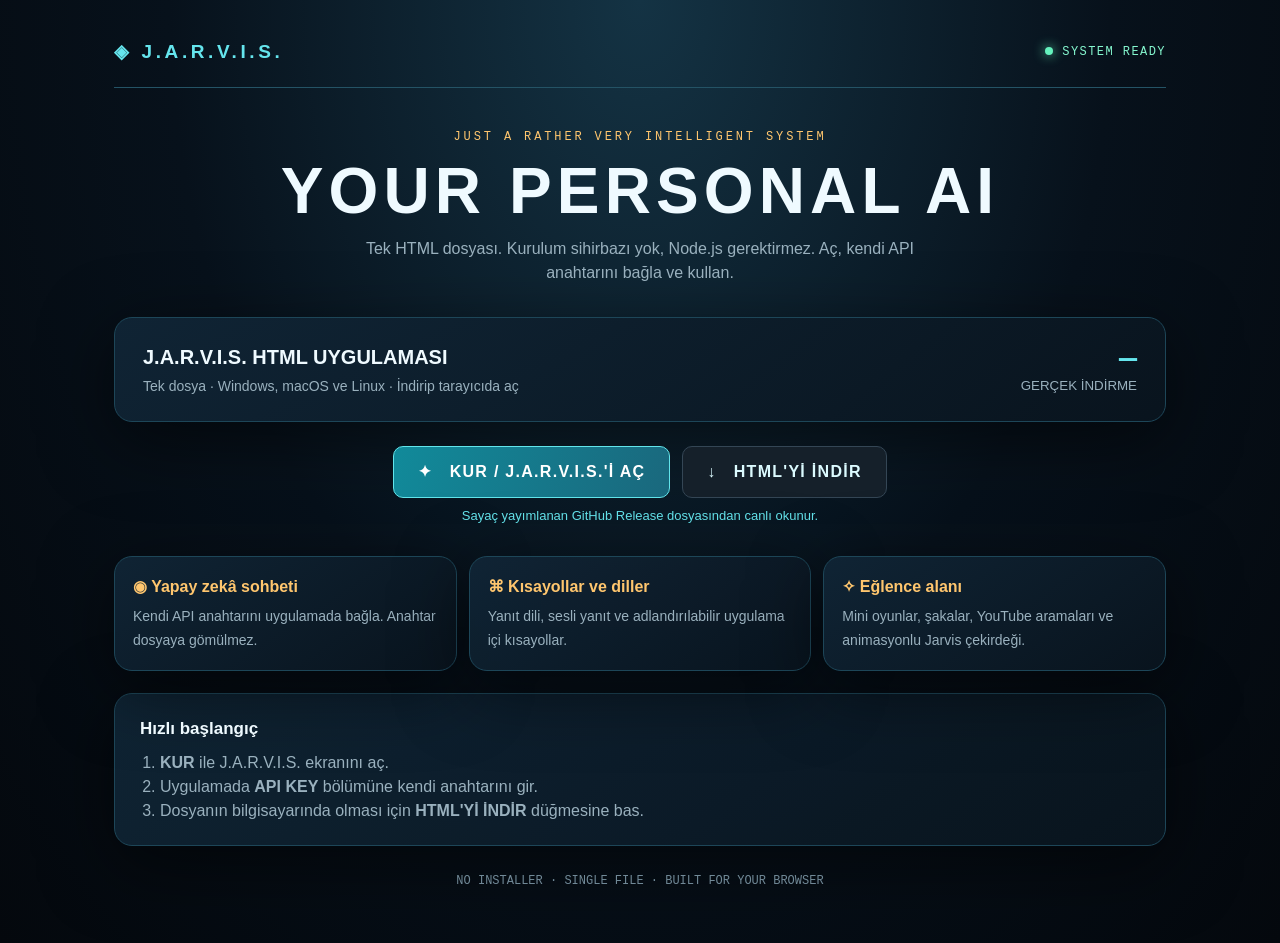
<file: index.html>
<!doctype html>
<html lang="tr"><head><meta charset="utf-8"><meta name="viewport" content="width=device-width,initial-scale=1"><meta name="theme-color" content="#07111b"><title>J.A.R.V.I.S. — Kişisel Asistan</title><style>
:root{color-scheme:dark;--bg:#07111b;--panel:#0b1a27;--line:#1d4658;--cyan:#65e5ed;--gold:#ffc66e;--muted:#9ab1be}*{box-sizing:border-box}body{margin:0;background:radial-gradient(ellipse at 50% 0,#143344 0,#07111b 52%,#04080d 100%);font:16px/1.5 Inter,Segoe UI,Arial,sans-serif;color:#effaff;min-height:100vh}button,a{font:inherit}a{color:inherit;text-decoration:none}.shell{max-width:1100px;margin:auto;padding:28px 24px 55px}.top{display:flex;align-items:center;justify-content:space-between;border-bottom:1px solid #245365;padding:10px 0 20px}.brand{letter-spacing:.19em;font-size:19px;color:var(--cyan);font-weight:800}.live{font:12px monospace;letter-spacing:.12em;color:#85f7cf}.live:before{content:'';display:inline-block;width:8px;height:8px;border-radius:50%;background:#65f2bd;margin-right:9px;box-shadow:0 0 12px #65f2bd}.hero{text-align:center;padding:42px 0 32px}.eyebrow{color:var(--gold);font:12px monospace;letter-spacing:.24em}.hero h1{font-size:clamp(32px,6vw,64px);line-height:1.05;margin:14px 0 12px;letter-spacing:.08em}.hero p{color:var(--muted);margin:0 auto;max-width:600px}.card{border:1px solid var(--line);background:linear-gradient(145deg,#102536ef,#09141eef);border-radius:18px;box-shadow:0 18px 70px #0008}.install{display:grid;grid-template-columns:1fr auto;gap:20px;align-items:center;padding:24px 28px}.install h2{margin:0 0 4px;font-size:20px}.install p{margin:0;color:var(--muted);font-size:14px}.count{text-align:right;min-width:140px}.number{font:700 30px monospace;color:var(--cyan)}.count small{display:block;color:var(--muted)}.actions{display:flex;justify-content:center;gap:12px;margin:24px 0 8px;flex-wrap:wrap}.btn{border:1px solid #378193;background:#0d2532;color:#dcfbff;padding:13px 24px;border-radius:10px;cursor:pointer;transition:.18s;letter-spacing:.08em;font-weight:700}.btn:hover{transform:translateY(-2px);border-color:var(--cyan);box-shadow:0 0 22px #65e5ed33}.primary{background:linear-gradient(110deg,#118a9a,#1a687d);border-color:#62e5eb;color:white;min-width:210px}.secondary{background:#15202a;border-color:#344655}.features{display:grid;grid-template-columns:repeat(3,1fr);gap:12px;margin-top:28px}.feature{padding:18px}.feature b{display:block;color:var(--gold);margin-bottom:5px}.feature span{color:var(--muted);font-size:14px}.foot{text-align:center;color:#718997;font:12px monospace;margin-top:28px}.toast{min-height:22px;text-align:center;color:var(--cyan);font-size:13px}.guide{margin-top:22px;padding:22px 25px}.guide h2{margin:0 0 10px;font-size:17px}.guide ol{margin:0;padding-left:20px;color:var(--muted)}@media(max-width:680px){.install{grid-template-columns:1fr;text-align:center}.count{text-align:center}.features{grid-template-columns:1fr}.shell{padding:18px 14px}}
</style></head><body><main class="shell"><header class="top"><div class="brand">◈ J.A.R.V.I.S.</div><div class="live">SYSTEM READY</div></header><section class="hero"><div class="eyebrow">JUST A RATHER VERY INTELLIGENT SYSTEM</div><h1>YOUR PERSONAL AI</h1><p>Tek HTML dosyası. Kurulum sihirbazı yok, Node.js gerektirmez. Aç, kendi API anahtarını bağla ve kullan.</p></section><section class="card install"><div><h2>J.A.R.V.I.S. HTML UYGULAMASI</h2><p>Tek dosya · Windows, macOS ve Linux · İndirip tarayıcıda aç</p></div><div class="count"><div class="number" id="downloads">—</div><small>GERÇEK İNDİRME</small></div></section><div class="actions"><a class="btn primary" href="./J.A.R.V.I.S.html">✦ &nbsp; KUR / J.A.R.V.I.S.'İ AÇ</a><a class="btn secondary" id="download" href="https://github.com/denozsahin2015-droid/JARVISAI/releases/latest/download/J.A.R.V.I.S.html">↓ &nbsp; HTML'Yİ İNDİR</a></div><div class="toast" id="status" aria-live="polite">KUR düğmesi uygulamayı tarayıcıda açar.</div><section class="features"><article class="card feature"><b>◉ Yapay zekâ sohbeti</b><span>Kendi API anahtarını uygulamada bağla. Anahtar dosyaya gömülmez.</span></article><article class="card feature"><b>⌘ Kısayollar ve diller</b><span>Yanıt dili, sesli yanıt ve adlandırılabilir uygulama içi kısayollar.</span></article><article class="card feature"><b>✧ Eğlence alanı</b><span>Mini oyunlar, şakalar, YouTube aramaları ve animasyonlu Jarvis çekirdeği.</span></article></section><section class="card guide"><h2>Hızlı başlangıç</h2><ol><li><b>KUR</b> ile J.A.R.V.I.S. ekranını aç.</li><li>Uygulamada <b>API KEY</b> bölümüne kendi anahtarını gir.</li><li>Dosyanın bilgisayarında olması için <b>HTML'Yİ İNDİR</b> düğmesine bas.</li></ol></section><footer class="foot">NO INSTALLER · SINGLE FILE · BUILT FOR YOUR BROWSER</footer></main><script>
const repo='denozsahin2015-droid/JARVISAI',asset='J.A.R.V.I.S.html';async function updateCount(){const out=document.querySelector('#downloads');try{const r=await fetch(`https://api.github.com/repos/${repo}/releases/latest?cache=${Date.now()}`,{headers:{Accept:'application/vnd.github+json'}});if(!r.ok)throw 0;const d=await r.json(),a=(d.assets||[]).find(x=>x.name===asset);if(!a)throw 0;out.textContent=Number(a.download_count).toLocaleString('tr-TR')}catch{out.textContent='—';document.querySelector('#status').textContent='Sayaç yayımlanan GitHub Release dosyasından canlı okunur.'}}updateCount();setInterval(updateCount,30000);document.querySelector('#download').addEventListener('click',()=>{document.querySelector('#status').textContent='İndirme GitHub Releases üzerinden başlatılıyor…'});
</script></body></html>
</file>
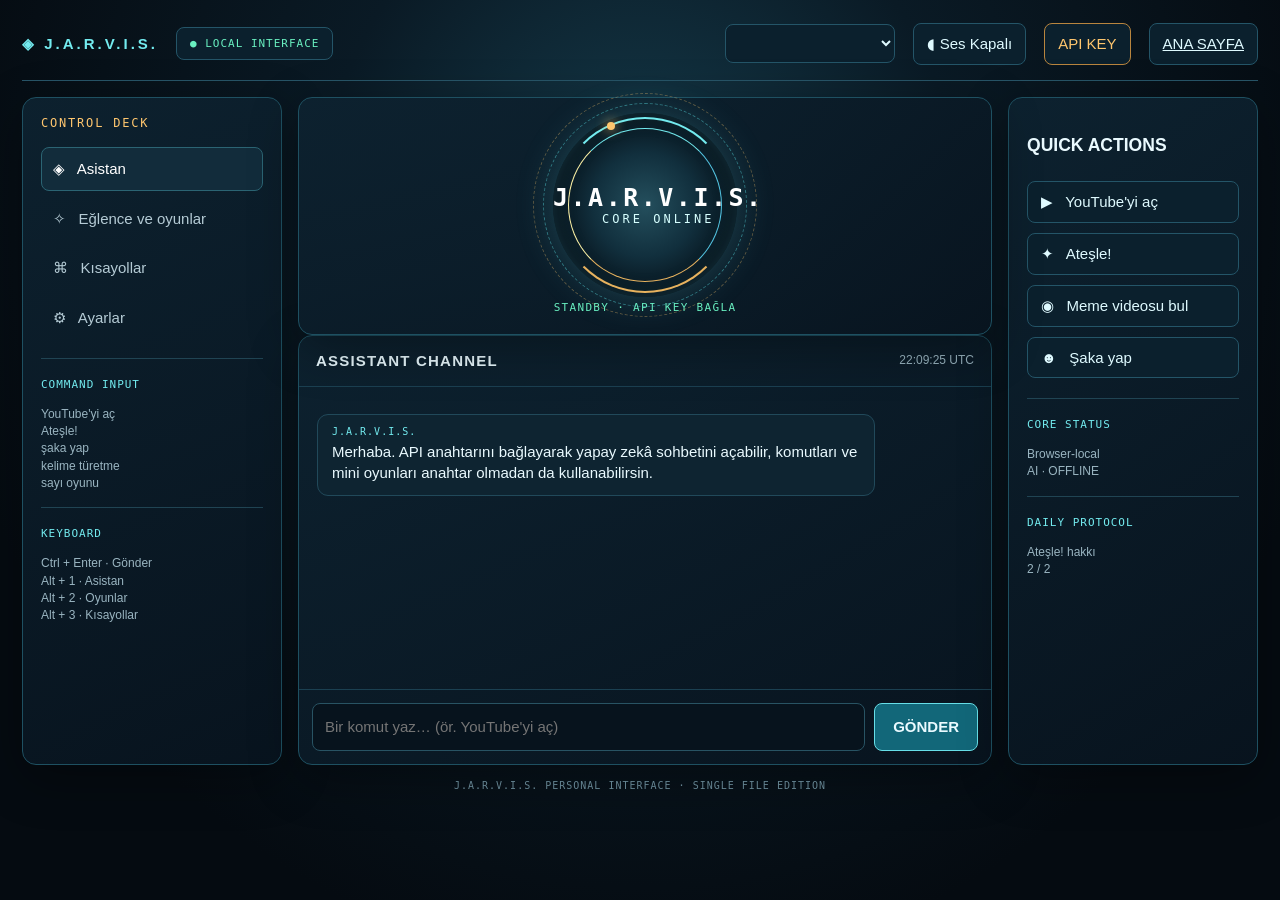
<file: J.A.R.V.I.S.html>
<!doctype html>
<html lang="tr"><head><meta charset="utf-8"><meta name="viewport" content="width=device-width,initial-scale=1"><meta name="theme-color" content="#061018"><title>J.A.R.V.I.S. — Personal AI</title><style>
:root{color-scheme:dark;--bg:#061018;--panel:#0b1c28;--line:#1e5061;--cyan:#73ebef;--gold:#ffc66e;--muted:#9ab5c1;--green:#69efc0}*{box-sizing:border-box}body{margin:0;min-height:100vh;background:radial-gradient(ellipse at 50% 23%,#153b4b 0,#0a1a25 35%,#050b11 78%);font:15px/1.45 Inter,Segoe UI,Arial,sans-serif;color:#eafaff}button,input,select{font:inherit}button{cursor:pointer;color:inherit}.app{max-width:1320px;margin:auto;padding:18px 22px 28px}.bar{display:flex;align-items:center;gap:18px;border-bottom:1px solid #285568;padding:5px 0 15px}.brand{font-weight:800;letter-spacing:.2em;color:var(--cyan)}.spacer{flex:1}.pill,.select,.btn{border:1px solid #245568;background:#0b202d;color:#dffaff;border-radius:8px;padding:9px 13px}.pill{font:11px monospace;letter-spacing:.09em;color:var(--green)}.select{max-width:170px}.btn:hover{border-color:var(--cyan);box-shadow:0 0 18px #73ebef25}.btn.gold{border-color:#b9853e;color:var(--gold)}.layout{display:grid;grid-template-columns:260px minmax(0,1fr) 250px;gap:16px;margin-top:16px}.panel{background:linear-gradient(150deg,#0d2230ed,#08141fed);border:1px solid var(--line);border-radius:14px;box-shadow:0 14px 50px #0005}.side{padding:18px}.side h3{margin:0 0 14px;color:var(--gold);font:12px monospace;letter-spacing:.15em}.nav{width:100%;text-align:left;border:1px solid transparent;border-radius:8px;background:transparent;padding:10px 11px;color:#b5cbd5;margin:3px 0}.nav:hover,.nav.active{background:#122c3b;border-color:#2b6473;color:white}.mini{color:var(--muted);font-size:12px}.corewrap{display:grid;place-items:center;padding:15px 0 20px;position:relative}.core{width:184px;aspect-ratio:1;border-radius:50%;position:relative;display:grid;place-items:center;background:radial-gradient(circle,#244f5d 0,#112f3d 40%,#07141d 67%);box-shadow:0 0 38px #65e5ed36,inset 0 0 25px #67e8ee25}.core:before,.core:after{content:'';position:absolute;border-radius:50%;inset:4px;border:2px solid transparent;border-top-color:var(--cyan);border-bottom-color:#e7b25e;animation:spin 7s linear infinite}.core:after{inset:15px;border-width:1px;border-left-color:#fff4a7;border-right-color:#54c6e4;animation:spin 4s linear infinite reverse}.core center{font:12px monospace;letter-spacing:.25em;color:#d7ffff;z-index:1}.core center strong{display:block;font-size:25px;color:white;letter-spacing:.1em}.orbit{position:absolute;border:1px dashed #5fe9ef68;border-radius:50%;inset:-10px;animation:spin 22s linear infinite}.orbit.o2{inset:-20px;border-color:#ffc66e55;animation-direction:reverse;animation-duration:31s}.orbital{position:absolute;width:8px;height:8px;border-radius:50%;background:var(--gold);box-shadow:0 0 12px var(--gold);top:9px;left:54px}.statusline{font:11px monospace;color:var(--green);letter-spacing:.12em;margin-top:4px}.chat{display:flex;flex-direction:column;min-height:430px;max-height:55vh}.chathead{padding:14px 17px;border-bottom:1px solid #1b4051;display:flex;justify-content:space-between;align-items:center}.chathead b{letter-spacing:.08em}.messages{overflow:auto;padding:18px;flex:1}.msg{max-width:85%;padding:11px 14px;margin:9px 0;border:1px solid #21495a;border-radius:11px;background:#0e2431;white-space:pre-wrap;overflow-wrap:anywhere}.msg.user{margin-left:auto;background:#103643;border-color:#277183}.msg .who{font:10px monospace;color:var(--cyan);letter-spacing:.1em;margin-bottom:4px}.typing{color:var(--gold)}.compose{display:flex;gap:9px;padding:13px;border-top:1px solid #1b4051}.compose input,.field{width:100%;border:1px solid #285363;background:#07131d;color:white;border-radius:8px;padding:12px;outline:none}.compose input:focus,.field:focus{border-color:var(--cyan)}.send{background:#126779;border:1px solid #67dfe8;border-radius:8px;padding:0 18px;font-weight:700}.right{padding:18px}.right .btn{width:100%;margin:5px 0;text-align:left}.stat{border-top:1px solid #204453;margin-top:15px;padding-top:13px}.stat b{color:var(--cyan);font:11px monospace;letter-spacing:.09em}.section{display:none}.section.active{display:block}.cardinner{padding:20px}.cardinner h2{margin:0 0 6px;color:var(--gold)}.keyrow{display:flex;gap:8px;margin:10px 0}.note{font-size:12px;color:var(--muted);max-width:680px}.keystate{font:12px monospace;color:var(--green)}.grid2{display:grid;grid-template-columns:1fr 1fr;gap:12px}.gamebox{border:1px solid #285363;border-radius:10px;padding:16px;background:#0a1b26}.toast{position:fixed;bottom:18px;left:50%;transform:translateX(-50%);padding:10px 18px;border:1px solid #318391;background:#09232d;border-radius:9px;color:var(--cyan);opacity:0;pointer-events:none;transition:.2s}.toast.show{opacity:1}.overlay{position:fixed;inset:0;background:#0009;display:none;place-items:center;padding:18px;z-index:5}.overlay.show{display:grid}.modal{width:min(570px,100%);padding:20px}.modal h2{margin:0 0 10px;color:var(--gold)}.shortcut{display:grid;grid-template-columns:1fr 130px 140px auto;gap:7px;margin:8px 0}.tiny{font-size:12px;color:var(--muted)}.bottom{font:10px monospace;letter-spacing:.1em;color:#648390;text-align:center;padding-top:15px}@keyframes spin{to{transform:rotate(360deg)}}
@media(max-width:980px){.layout{grid-template-columns:220px 1fr}.right{grid-column:1/-1;display:grid;grid-template-columns:repeat(4,1fr);gap:6px}.right h3,.right .stat{grid-column:1/-1}.right .btn{margin:0}}@media(max-width:650px){.app{padding:12px}.layout{grid-template-columns:1fr}.side{display:none}.right{grid-column:auto;grid-template-columns:1fr 1fr}.chat{min-height:48vh;max-height:none}.topextra{display:none}.grid2{grid-template-columns:1fr}.shortcut{grid-template-columns:1fr 85px 100px auto}.bar{gap:8px}.select{max-width:120px}}
</style></head><body><div class="app"><header class="bar"><div class="brand">◈ J.A.R.V.I.S.</div><div class="pill">● LOCAL INTERFACE</div><div class="spacer"></div><select id="language" class="select" aria-label="Dil"></select><button class="btn topextra" id="voice">◖ Ses Kapalı</button><button class="btn gold" id="keyOpen">API KEY</button><a class="btn topextra" href="./index.html">ANA SAYFA</a></header><main class="layout"><aside class="panel side"><h3>CONTROL DECK</h3><button class="nav active" data-page="home">◈ &nbsp; Asistan</button><button class="nav" data-page="games">✧ &nbsp; Eğlence ve oyunlar</button><button class="nav" data-page="shortcuts">⌘ &nbsp; Kısayollar</button><button class="nav" data-page="settings">⚙ &nbsp; Ayarlar</button><div class="stat"><b>COMMAND INPUT</b><p class="mini">YouTube'yi aç<br>Ateşle!<br>şaka yap<br>kelime türetme<br>sayı oyunu</p></div><div class="stat"><b>KEYBOARD</b><p class="mini">Ctrl + Enter · Gönder<br>Alt + 1 · Asistan<br>Alt + 2 · Oyunlar<br>Alt + 3 · Kısayollar</p></div></aside><section><div class="section active" id="page-home"><div class="panel corewrap"><div><div class="core"><i class="orbit"></i><i class="orbit o2"></i><i class="orbital"></i><center><strong>J.A.R.V.I.S.</strong>CORE ONLINE</center></div><div class="statusline" id="aiStatus" style="text-align:center">STANDBY · API KEY BAĞLA</div></div></div><div class="panel chat"><div class="chathead"><b>ASSISTANT CHANNEL</b><span class="mini" id="clock">UTC</span></div><div class="messages" id="messages"><div class="msg"><div class="who">J.A.R.V.I.S.</div>Merhaba. API anahtarını bağlayarak yapay zekâ sohbetini açabilir, komutları ve mini oyunları anahtar olmadan da kullanabilirsin.</div></div><div class="compose"><input id="prompt" placeholder="Bir komut yaz… (ör. YouTube'yi aç)" autocomplete="off"><button id="send" class="send">GÖNDER</button></div></div></div><div class="section" id="page-games"><div class="panel cardinner"><h2>Eğlence protokolleri</h2><p class="note">Şakalar ve mini oyunlar yerel çalışır. Sohbete “şaka yap”, “kelime türetme” veya “sayı oyunu” yazabilirsin.</p><div class="grid2"><div class="gamebox"><b>🔤 Kelime zinciri</b><p class="tiny">Sıradaki kelime, önceki kelimenin son harfiyle başlasın.</p><div id="wordLog" class="tiny">Oyun hazır. Bir kelime gir.</div><div class="keyrow"><input class="field" id="wordInput" placeholder="Kelime yaz"><button class="btn" id="wordSend">Oyna</button></div></div><div class="gamebox"><b>🔢 Sayı tahmini</b><p class="tiny">1 ile 100 arasındaki sayıyı bul.</p><div id="guessLog" class="tiny">Yeni oyun hazır.</div><div class="keyrow"><input class="field" id="guessInput" type="number" min="1" max="100" placeholder="1–100"><button class="btn" id="guessSend">Tahmin</button></div><button class="btn" id="newGame">Yeni sayı</button></div></div></div></div><div class="section" id="page-shortcuts"><div class="panel cardinner"><h2>Kısayollar</h2><p class="note">Kısayollar yalnızca bu sekme açıkken ve sayfa odaktayken çalışır. İsimleri kişiselleştir; eylemler izinli seçeneklerle sınırlıdır.</p><div id="shortcutList"></div><button id="addShortcut" class="btn gold">＋ Kısayol ekle</button></div></div><div class="section" id="page-settings"><div class="panel cardinner"><h2>Ayarlar</h2><div style="max-width:600px"><p>Sesli yanıt</p><button class="btn" id="voiceSettings">◖ Ses Kapalı</button><p>Yanıt dili</p><select class="field" id="language2"></select><p>API bağlantısı</p><div class="keystate" id="keyStatus">Anahtar bağlanmadı</div><button class="btn gold" id="keyOpen2" style="margin-top:10px">API anahtarını bağla</button><p class="note" style="margin-top:18px">Tarayıcı sayfası F12 veya geliştirici araçlarını kilitleyemez. Bu tek HTML dosyası uygulama yükleyemez veya masaüstündeki dosyalara kendiliğinden erişemez; klasör seçimi gibi işlemlerde tarayıcının izin penceresi gerekir.</p></div></div></div></section><aside class="panel right"><h3>QUICK ACTIONS</h3><button class="btn" data-action="youtube">▶ &nbsp; YouTube'yi aç</button><button class="btn" data-action="fire">✦ &nbsp; Ateşle!</button><button class="btn" data-action="meme">◉ &nbsp; Meme videosu bul</button><button class="btn" data-action="joke">☻ &nbsp; Şaka yap</button><div class="stat"><b>CORE STATUS</b><p class="mini">Browser-local<br><span id="keyIndicator">AI · OFFLINE</span></p></div><div class="stat"><b>DAILY PROTOCOL</b><p class="mini">Ateşle! hakkı<br><span id="fireQuota">2 / 2</span></p></div></aside></main><footer class="bottom">J.A.R.V.I.S. PERSONAL INTERFACE · SINGLE FILE EDITION</footer></div><div id="toast" class="toast"></div><div class="overlay" id="keyModal"><div class="panel modal"><h2>Yapay zekâ bağlantısı</h2><p class="note">OpenAI anahtarını bu sayfanın belleğinde tutuyoruz; dosyaya veya localStorage'a kaydetmiyoruz. Bu statik sayfada anahtar tarayıcıdan API'ye gönderilir. Herkese açık bir sitede anahtar girme; kişisel HTML kopyanı ve kendi anahtarını kullan. API kullanımı ücretli olabilir.</p><input id="apiKey" class="field" type="password" placeholder="sk-…" autocomplete="off"><div class="keyrow"><button class="btn gold" id="saveKey">Bellekte bağla</button><button class="btn" id="clearKey">Bağlantıyı kes</button><button class="btn" id="closeKey">Kapat</button></div><div class="tiny" id="keyModalStatus"></div></div></div><div class="overlay" id="shortcutModal"><div class="panel modal"><h2>Kısayol düzenle</h2><label class="tiny">Görünen isim</label><input class="field" id="shortcutName" placeholder="Örn. Video aç"><label class="tiny">Tuş kombinasyonu (örn. Alt+Y)</label><input class="field" id="shortcutKey" placeholder="Alt+Y"><label class="tiny">Eylem</label><select class="field" id="shortcutAction"><option value="youtube">YouTube'yi aç</option><option value="joke">Şaka yap</option><option value="games">Oyunları aç</option><option value="assistant">Asistana dön</option></select><div class="keyrow"><button class="btn gold" id="saveShortcut">Kaydet</button><button class="btn" id="cancelShortcut">Vazgeç</button></div></div></div>
<div class="overlay" id="videoModal"><div class="panel modal" style="width:min(900px,100%)"><h2 id="videoTitle">Video</h2><video id="localVideo" controls autoplay playsinline style="width:100%;max-height:68vh;background:#000;border-radius:10px"></video><p class="tiny">Video yalnızca bu tarayıcı sekmesinde oynatılır; dosyan bilgisayarından yüklenmez.</p><button class="btn" id="closeVideo">Kapat</button></div></div><input id="videoPicker" type="file" accept="video/*,.mp4,.webm,.mov" hidden><div class="overlay" id="videoModal"><div class="panel modal" style="width:min(900px,100%)"><h2 id="videoTitle">Video</h2><video id="localVideo" controls autoplay playsinline style="width:100%;max-height:68vh;background:#000;border-radius:10px"></video><p class="tiny">Video yalnızca bu tarayıcı sekmesinde oynatılır; dosyan bilgisayarından yüklenmez.</p><button class="btn" id="closeVideo">Kapat</button></div></div><input id="videoPicker" type="file" accept="video/*,.mp4,.webm,.mov" hidden><script>
(()=>{'use strict';const $=s=>document.querySelector(s),$$=s=>[...document.querySelectorAll(s)];let key='',voice=localStorage.getItem('jv_voice')==='1',busy=false,secret=Math.ceil(Math.random()*100),lastWord='',usedWords=new Set(),editing=-1;const codes='aa ab ae af ak am an ar as av ay az ba be bg bh bi bm bn bo br bs ca ce ch co cr cs cu cv cy da de dv dz ee el en eo es et eu fa ff fi fj fo fr fy ga gd gl gn gu gv ha he hi ho hr ht hu hy hz ia id ie ig ik io is it iu ja jv ka kg ki kk kl km kn ko kr ks ku kv kw ky la lb lg li ln lo lt lu mg mh mi mk ml mn mr ms mt my na nb nd ne ng nl nn no nr nv ny oc om or os pa pi pl ps pt qu rm rn ro ru rw sa sc sd se sg si sk sl sm sn so sq sr ss st su sv sw ta te tg th ti tk tl tn to ts tt ug uk ur uz ve vi vo wa wo xh yi yo za zh zu'.split(' '),savedLang=localStorage.getItem('jv_lang')||'tr';function languages(){for(const id of ['#language','#language2']){const sel=$(id),display=new Intl.DisplayNames([savedLang],{type:'language'});sel.replaceChildren();codes.forEach(c=>{let o=document.createElement('option');o.value=c;o.textContent=`${display.of(c)||c} · ${c.toUpperCase()}`;sel.append(o)});sel.value=savedLang;sel.onchange=()=>{savedLang=sel.value;localStorage.setItem('jv_lang',savedLang);languages()}}document.documentElement.lang=savedLang}languages();function toast(t){let e=$('#toast');e.textContent=t;e.classList.add('show');clearTimeout(toast.t);toast.t=setTimeout(()=>e.classList.remove('show'),2700)}function page(p){$$('.section').forEach(x=>x.classList.toggle('active',x.id==='page-'+p));$$('.nav').forEach(x=>x.classList.toggle('active',x.dataset.page===p))}$$('.nav').forEach(b=>b.onclick=()=>page(b.dataset.page));function add(role,text){let d=document.createElement('div');d.className='msg '+(role==='user'?'user':'');let who=document.createElement('div');who.className='who';who.textContent=role==='user'?'YOU':'J.A.R.V.I.S.';d.append(who,document.createTextNode(text));$('#messages').append(d);$('#messages').scrollTop=$('#messages').scrollHeight}function say(text){add('assistant',text);if(voice&&'speechSynthesis'in window){speechSynthesis.cancel();let u=new SpeechSynthesisUtterance(text);u.lang=savedLang;speechSynthesis.speak(u)}}function setVoice(v){voice=v;localStorage.setItem('jv_voice',v?'1':'0');$('#voice').textContent=$('#voiceSettings').textContent=v?'◖ Ses Açık':'◖ Ses Kapalı';if(!v&&window.speechSynthesis)speechSynthesis.cancel()}$('#closeVideo').onclick=()=>{$('#localVideo').pause();$('#videoModal').classList.remove('show')};$('#voice').onclick=()=>setVoice(!voice);$('#voiceSettings').onclick=()=>setVoice(!voice);setVoice(voice);function keyModal(show){$('#keyModal').classList.toggle('show',show)}$('#keyOpen').onclick=$('#keyOpen2').onclick=()=>keyModal(true);$('#closeKey').onclick=()=>keyModal(false);$('#saveKey').onclick=()=>{const v=$('#apiKey').value.trim();if(!v){toast('API anahtarı gir.');return}key=v;$('#apiKey').value='';$('#keyStatus').textContent='Bu sekmenin belleğinde bağlı';$('#keyIndicator').textContent='AI · READY';$('#aiStatus').textContent='AI READY · CONNECTED IN MEMORY';$('#keyModalStatus').textContent='Bağlandı. Sekme kapandığında anahtar silinir.';keyModal(false);toast('API anahtarı yalnızca bellekte bağlı.')};$('#clearKey').onclick=()=>{key='';$('#keyStatus').textContent='Anahtar bağlanmadı';$('#keyIndicator').textContent='AI · OFFLINE';$('#aiStatus').textContent='STANDBY · API KEY BAĞLA';$('#keyModalStatus').textContent='Bağlantı kesildi.';$('#apiKey').value=''};function yt(q){window.open('https://www.youtube.com/results?search_query='+encodeURIComponent(q),'_blank','noopener,noreferrer')}const jokes=['Bilgisayar neden üşümüş? Windows açık kalmış.','Robot neden tatile çıkmış? Biraz şarj olmak için.','Kod yazan kalem neden yorulmuş? Çok fazla satırı varmış.'];function localCommand(t){let s=t.toLocaleLowerCase('tr');if(s.includes('youtube')&&/(aç|open|başlat)/.test(s)){window.open('https://www.youtube.com/','_blank','noopener,noreferrer');return 'YouTube yeni sekmede açıldı.'}if(s.includes('ateşle'))return fire();if(s.includes('şaka'))return jokes[Math.floor(Math.random()*jokes.length)];if(s.includes('kelime')&&/(oyun|türet|zincir)/.test(s)){page('games');return 'Kelime zinciri oyunu açıldı.'}if(s.includes('sayı')&&/(oyun|tahmin)/.test(s)){page('games');return 'Sayı tahmin oyunu açıldı.'}if(s.includes('meme')){openLocalVideo('meme');return 'Masaüstünden 2gözüm videosunu seç.'}return null}async function openLocalVideo(which){const label=which==='fire'?'Ateşle':'2gözüm';try{let file;if(window.showOpenFilePicker){const [handle]=await window.showOpenFilePicker({startIn:'desktop',multiple:false,types:[{description:'Video dosyaları',accept:{'video/*':['.mp4','.webm','.mov','.m4v']}}]});file=await handle.getFile()}else{const picker=$('#videoPicker');picker.value='';file=await new Promise(resolve=>{picker.onchange=()=>resolve(picker.files[0]||null);picker.click()})}if(!file)return;if(!file.name.toLocaleLowerCase('tr').includes(label.toLocaleLowerCase('tr')))say(`Seçtiğin dosya ${label} adıyla eşleşmiyor; yine de oynatıyorum.`);const video=$('#localVideo');if(video.dataset.url)URL.revokeObjectURL(video.dataset.url);const url=URL.createObjectURL(file);video.dataset.url=url;video.src=url;$('#videoTitle').textContent=file.name;$('#videoModal').classList.add('show');video.play().catch(()=>{})}catch(e){if(e.name!=='AbortError')toast('Dosya seçilemedi: '+e.message)}}async function openLocalVideo(which){const label=which==='fire'?'Ateşle':'2gözüm';try{let file;if(window.showOpenFilePicker){const [handle]=await window.showOpenFilePicker({startIn:'desktop',multiple:false,types:[{description:'Video dosyaları',accept:{'video/*':['.mp4','.webm','.mov','.m4v']}}]});file=await handle.getFile()}else{const picker=$('#videoPicker');picker.value='';file=await new Promise(resolve=>{picker.onchange=()=>resolve(picker.files[0]||null);picker.click()})}if(!file)return;if(!file.name.toLocaleLowerCase('tr').includes(label.toLocaleLowerCase('tr')))say('Seçtiğin dosya '+label+' adıyla eşleşmiyor; yine de oynatıyorum.');const video=$('#localVideo');if(video.dataset.url)URL.revokeObjectURL(video.dataset.url);const url=URL.createObjectURL(file);video.dataset.url=url;video.src=url;$('#videoTitle').textContent=file.name;$('#videoModal').classList.add('show');video.play().catch(()=>{})}catch(e){if(e.name!=='AbortError')toast('Dosya seçilemedi: '+e.message)}}function fire(){let day=new Date().toISOString().slice(0,10),obj=JSON.parse(localStorage.getItem('jv_fire')||'{"day":"","n":0}');if(obj.day!==day)obj={day,n:0};if(obj.n>=2)return 'Bugünkü Ateşle! hakkın doldu. Yarın tekrar deneyebilirsin.';obj.n++;localStorage.setItem('jv_fire',JSON.stringify(obj));$('#fireQuota').textContent=(2-obj.n)+' / 2';openLocalVideo('fire');return 'Masaüstünden Ateşle videosunu seç.'}function updateQuota(){let x=JSON.parse(localStorage.getItem('jv_fire')||'{"day":"","n":0}');if(x.day!==new Date().toISOString().slice(0,10))x={day:'',n:0};$('#fireQuota').textContent=(2-x.n)+' / 2'}updateQuota();async function ask(text){let local=localCommand(text);if(local){say(local);return}if(!key){say('Bu yanıt için API anahtarı gerekli. API KEY düğmesinden kendi anahtarını bağlayabilir veya “şaka yap”, “YouTube’yi aç”, “kelime türetme”, “sayı oyunu” komutlarını deneyebilirsin.');return}if(busy)return;busy=true;$('#send').textContent='…';$('#send').disabled=true;let pending=document.createElement('div');pending.className='msg typing';pending.textContent='J.A.R.V.I.S. düşünüyor…';$('#messages').append(pending);try{const res=await fetch('https://api.openai.com/v1/responses',{method:'POST',headers:{'Content-Type':'application/json','Authorization':'Bearer '+key},body:JSON.stringify({model:'gpt-4.1-mini',instructions:`You are J.A.R.V.I.S., a friendly and concise assistant. Reply in language ${savedLang}. Do not claim you performed actions that are unavailable in a browser.`,input:text})});const data=await res.json();if(!res.ok)throw Error(data.error?.message||`API error ${res.status}`);let output=data.output_text||data.output?.flatMap(x=>x.content||[]).map(x=>x.text||'').join('\n')||'Yanıt alınamadı.';pending.remove();say(output)}catch(e){pending.remove();say('Bağlantı hatası: '+e.message)}finally{busy=false;$('#send').textContent='GÖNDER';$('#send').disabled=false}}function submit(){let i=$('#prompt'),t=i.value.trim();if(!t||busy)return;i.value='';add('user',t);ask(t)}$('#send').onclick=submit;$('#prompt').onkeydown=e=>{if(e.key==='Enter'&&(e.ctrlKey||!e.shiftKey)){e.preventDefault();submit()}};$$('[data-action]').forEach(b=>b.onclick=()=>{let a=b.dataset.action;if(a==='youtube'){window.open('https://www.youtube.com/','_blank','noopener,noreferrer');say('YouTube yeni sekmede açıldı.')}if(a==='fire'){const r=fire();if(r)say(r)}if(a==='meme')openLocalVideo('meme');if(a==='joke')say(jokes[Math.floor(Math.random()*jokes.length)])});let words=JSON.parse(localStorage.getItem('jv_words')||'[]');function drawWords(){let el=$('#shortcutList');el.replaceChildren();if(!words.length){el.innerHTML='<p class="tiny">Henüz özel kısayol yok.</p>';return}words.forEach((w,i)=>{let row=document.createElement('div');row.className='shortcut';let n=document.createElement('span');n.className='field';n.textContent=w.name;let k=document.createElement('span');k.className='field';k.textContent=w.key;let a=document.createElement('span');a.className='field';a.textContent=w.action;let del=document.createElement('button');del.className='btn';del.textContent='×';del.onclick=()=>{words.splice(i,1);saveWords()};row.append(n,k,a,del);el.append(row)})}function saveWords(){localStorage.setItem('jv_words',JSON.stringify(words));drawWords()}$('#addShortcut').onclick=()=>{$('#shortcutName').value='';$('#shortcutKey').value='';editing=-1;$('#shortcutModal').classList.add('show')};$('#cancelShortcut').onclick=()=>$('#shortcutModal').classList.remove('show');$('#saveShortcut').onclick=()=>{let name=$('#shortcutName').value.trim(),k=$('#shortcutKey').value.trim();if(!name||!/^((Ctrl|Alt|Shift)\+)?[A-Za-z0-9]$/i.test(k)){toast('Bir isim ve Alt+Y gibi tuş gir.');return}let w={name,key:k,action:$('#shortcutAction').value};if(editing<0)words.push(w);else words[editing]=w;saveWords();$('#shortcutModal').classList.remove('show')};drawWords();function normalizeKey(e){return `${e.ctrlKey?'Ctrl+':''}${e.altKey?'Alt+':''}${e.shiftKey?'Shift+':''}${e.key.length===1?e.key.toUpperCase():e.key}`.replace(/\+$/,'')}document.addEventListener('keydown',e=>{if(e.altKey&&['1','2','3'].includes(e.key)){e.preventDefault();page(({1:'home',2:'games',3:'shortcuts'})[e.key]);return}if(e.key==='Escape'){$$('.overlay').forEach(x=>x.classList.remove('show'));return}if(e.target.matches('input,textarea,select'))return;let k=normalizeKey(e),w=words.find(x=>x.key.toLowerCase()===k.toLowerCase());if(w){if(w.action==='youtube')window.open('https://www.youtube.com/','_blank','noopener,noreferrer');else if(w.action==='joke')say(jokes[Math.floor(Math.random()*jokes.length)]);else page(w.action)}});$('#wordSend').onclick=()=>{let v=$('#wordInput').value.trim().toLocaleLowerCase('tr');if(!v)return;if(usedWords.has(v)){$('#wordLog').textContent='Bu kelime daha önce kullanıldı.';return}if(lastWord&&v[0]!==lastWord.at(-1)){$('#wordLog').textContent=`Kelime ${lastWord.at(-1).toLocaleUpperCase('tr')} harfiyle başlamalı.`;return}usedWords.add(v);lastWord=v;let options=['armut','tilki','incir','radar','robot','tavşan','nar'];let answer=options.find(x=>x[0]===v.at(-1)&&!usedWords.has(x))||'pas';if(answer!=='pas'){usedWords.add(answer);lastWord=answer}$('#wordLog').textContent=`Sen: ${v} · J.A.R.V.I.S.: ${answer==='pas'?'Pas! Sıra sende.':answer}`;$('#wordInput').value=''};$('#guessSend').onclick=()=>{let n=Number($('#guessInput').value);if(!Number.isFinite(n)||n<1||n>100)return;$('#guessLog').textContent=n===secret?'Bildin! Yeni sayı için “Yeni sayı”ya bas.':n<secret?'Daha büyük bir sayı dene.':'Daha küçük bir sayı dene.'};$('#newGame').onclick=()=>{secret=Math.ceil(Math.random()*100);$('#guessLog').textContent='Yeni sayı hazır: 1 ile 100 arasında.';$('#guessInput').value=''};function clock(){let d=new Date();$('#clock').textContent=d.toLocaleTimeString(savedLang,{timeZone:'UTC',hour12:false})+' UTC'}clock();setInterval(clock,1000)})();
</script></body></html>
</file>
